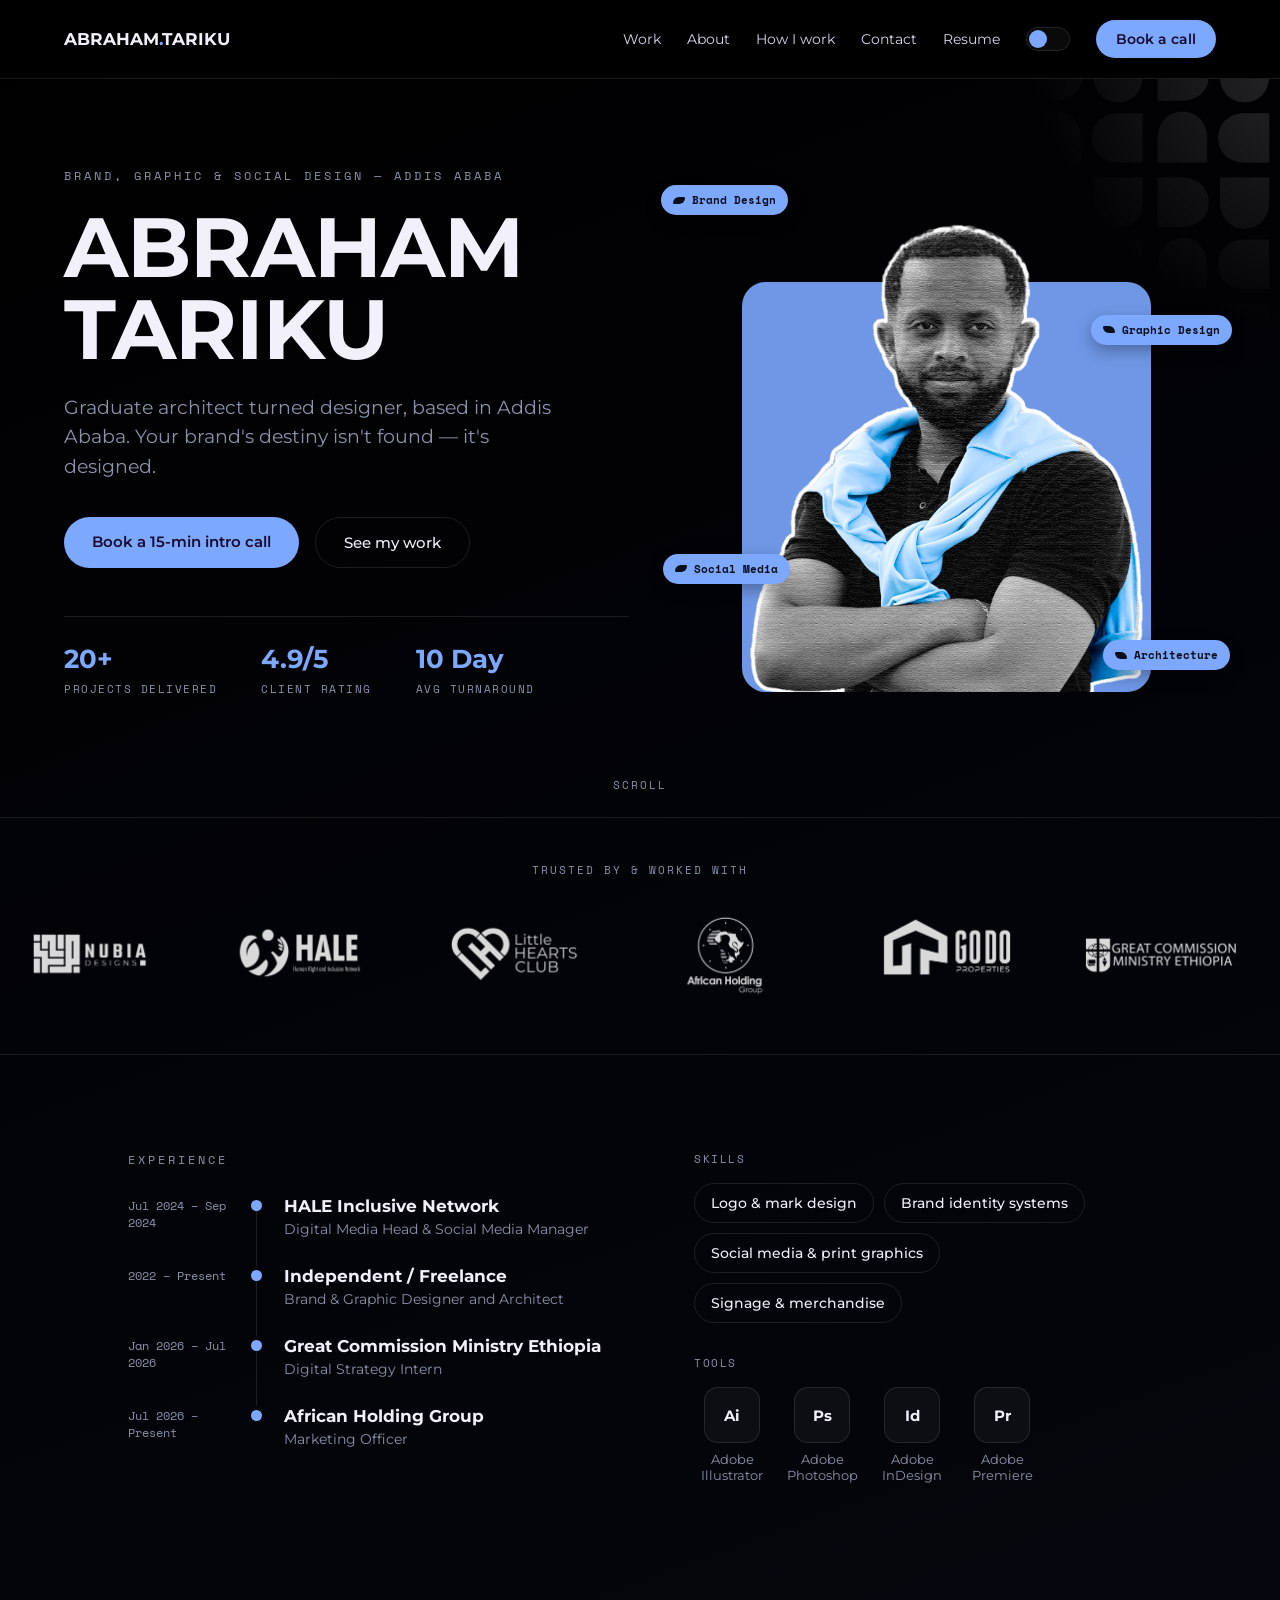
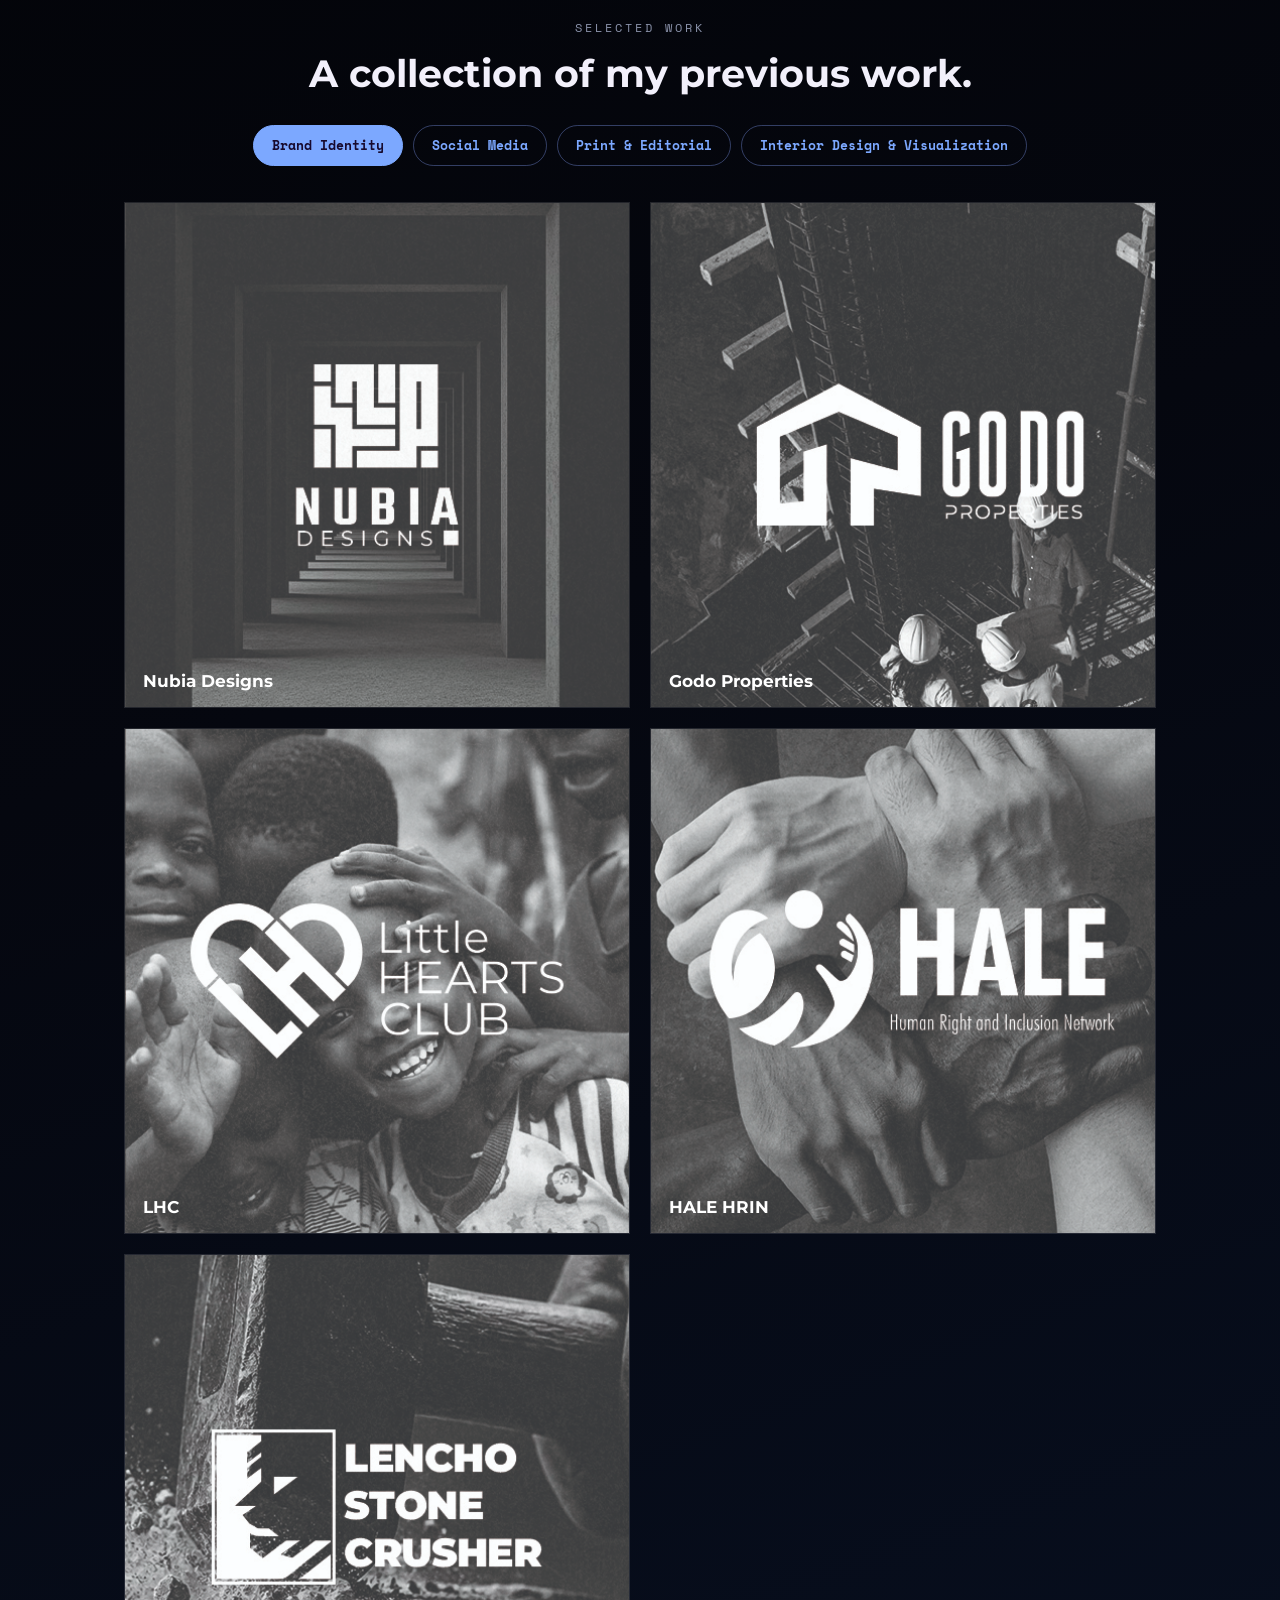
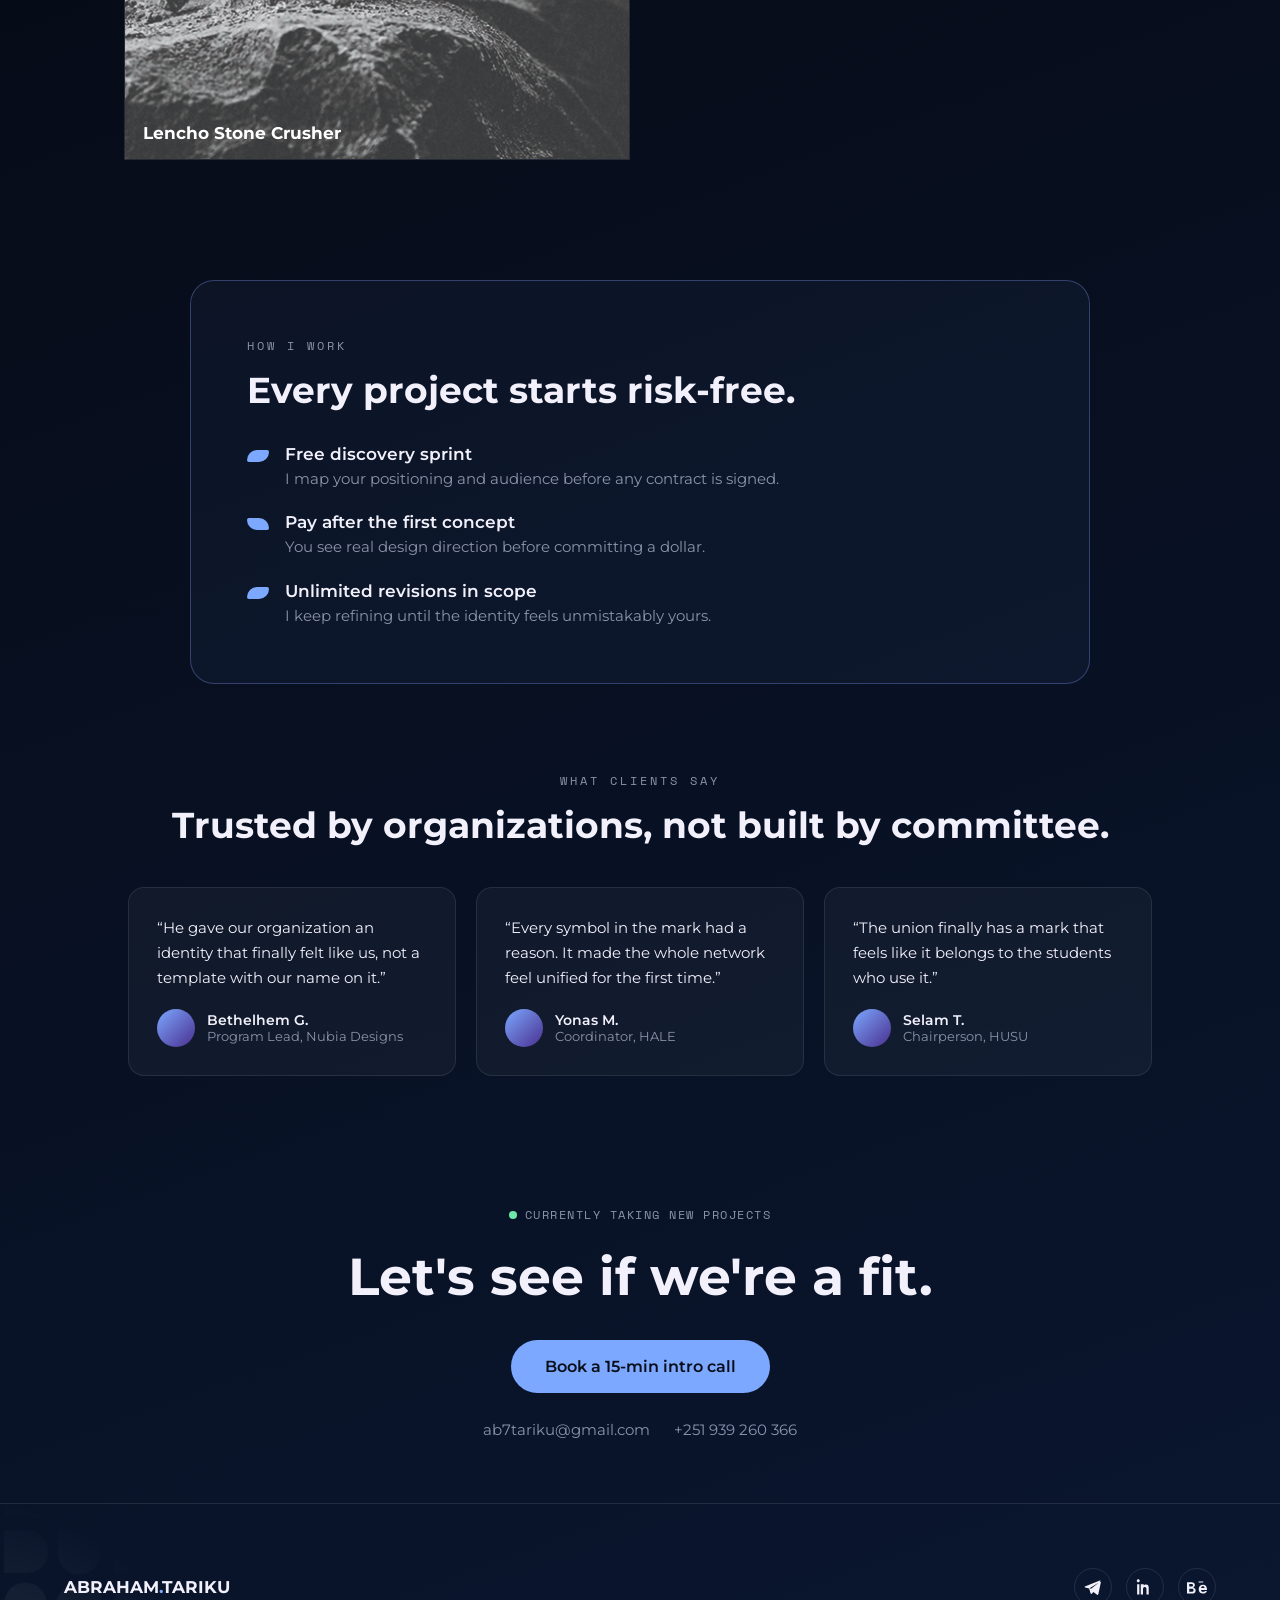
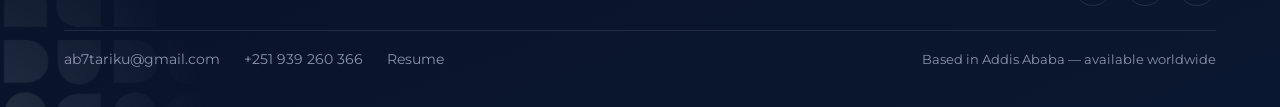
<file: index.html>
<!DOCTYPE html>
<html lang="en" data-theme="dark">
<head>
<meta charset="utf-8" />
<meta name="viewport" content="width=device-width, initial-scale=1" />
<title>Abraham Tariku — Brand, Graphic & Social Design</title>
<meta name="description" content="Abraham Tariku is a brand, graphic & social designer based in Addis Ababa. Your brand's destiny isn't found — it's designed." />
<link rel="preconnect" href="https://fonts.googleapis.com" />
<link rel="preconnect" href="https://fonts.gstatic.com" crossorigin />
<link rel="stylesheet" href="css/styles.css" />
</head>
<body>

<nav class="site-nav">
  <a href="#" class="wordmark">ABRAHAM<span class="dot">.</span>TARIKU</a>
  <div class="nav-links">
    <a href="#work">Work</a>
    <a href="#about">About</a>
    <a href="#guarantee">How I work</a>
    <a href="#contact">Contact</a>
    <a href="assets/Abraham Tariku Resume.pdf" target="_blank" rel="noopener">Resume</a>
    <button class="theme-toggle" id="themeToggle" aria-label="Toggle theme"><span class="dot"></span></button>
    <a href="#contact" class="btn-pill">Book a call</a>
  </div>
</nav>

<section class="hero">
  <div class="hero-tiles" id="heroTiles"><img src="assets/tile-pattern.png" alt="" /></div>

  <div class="hero-grid" data-reveal="hero">
    <div>
      <div class="eyebrow">Brand, graphic &amp; social design &mdash; Addis Ababa</div>
      <h1>ABRAHAM<br />TARIKU</h1>
      <p class="hero-intro">Graduate architect turned designer, based in Addis Ababa. Your brand's destiny isn't found &mdash; it's designed.</p>
      <div class="hero-ctas">
        <a href="#contact" class="btn-filled">Book a 15-min intro call</a>
        <a href="#work" class="btn-outline">See my work</a>
      </div>
      <div class="hero-stats" id="heroStats"></div>
    </div>
    <div class="hero-photo-wrap">
      <div class="hero-photo-accent"></div>
      <div class="hero-photo">
        <img src="assets/abraham-photo.png" alt="Abraham Tariku" />
      </div>
      <a href="#work" class="float-tag tag-brand" data-tab="Brand Identity"><span class="icon"></span>Brand Design</a>
      <a href="#work" class="float-tag tag-graphic mirrored" data-tab="Print &amp; Editorial"><span class="icon"></span>Graphic Design</a>
      <a href="#work" class="float-tag tag-social" data-tab="Social Media"><span class="icon"></span>Social Media</a>
      <a href="#work" class="float-tag tag-marketing mirrored" data-tab="Interior Design &amp; Visualization"><span class="icon"></span>Architecture</a>
    </div>
  </div>

  <div class="scroll-indicator">Scroll</div>
</section>

<section class="marquee-section">
  <div class="marquee-label">Trusted by &amp; worked with</div>
  <div class="marquee-track" id="marqueeTrack"></div>
</section>

<section id="about" class="about-section">
  <div class="wrap about-grid" data-reveal="about">
    <div>
      <div class="about-label">Experience</div>
      <div id="timeline"></div>
    </div>
    <div>
      <div class="section-label-sm">Skills</div>
      <div class="skills-row" id="skillsRow"></div>
      <div class="section-label-sm">Tools</div>
      <div class="tools-row" id="toolsRow"></div>
    </div>
  </div>
</section>

<section id="work" class="work-section">
  <div class="wrap" data-reveal="work">
    <div class="eyebrow work-heading" style="margin-bottom:14px;">Selected work</div>
    <h2 class="work-title">A collection of my previous work.</h2>
    <div class="tabs-row" id="tabsRow"></div>
  </div>
  <div class="wrap">
    <div class="work-grid" id="workGrid"></div>
  </div>
</section>

<section id="guarantee" class="guarantee-section">
  <div class="guarantee-card" data-reveal="guarantee">
    <div class="eyebrow" style="margin-bottom:14px;">How I work</div>
    <h2>Every project starts risk-free.</h2>
    <div class="guarantee-list" id="guaranteeList"></div>
  </div>
</section>

<section class="testimonials-section">
  <div class="wrap" data-reveal="testimonials">
    <div class="eyebrow" style="margin-bottom:14px; text-align:center;">What clients say</div>
    <h2 class="testimonials-title">Trusted by organizations, not built by committee.</h2>
    <div class="testimonials-grid" id="testimonialsGrid"></div>
  </div>
</section>

<section id="contact" class="cta-section" data-reveal="cta">
  <div class="cta-status"><span class="pulse-dot"></span>Currently taking new projects</div>
  <h2 class="cta-title">Let's see if we're a fit.</h2>
  <a href="mailto:ab7tariku@gmail.com" class="cta-btn">Book a 15-min intro call</a>
  <div class="cta-contacts">
    <a href="mailto:ab7tariku@gmail.com">ab7tariku@gmail.com</a>
    <a href="tel:+251939260366">+251 939 260 366</a>
  </div>
</section>

<footer class="site-footer">
  <div class="footer-tiles"><img src="assets/tile-pattern.png" alt="" /></div>
  <div class="footer-inner">
    <div class="footer-top">
      <div class="wordmark">ABRAHAM<span class="dot">.</span>TARIKU</div>
      <div class="footer-socials" id="footerSocials"></div>
    </div>
    <div class="footer-bottom">
      <div class="footer-links">
        <a href="mailto:ab7tariku@gmail.com">ab7tariku@gmail.com</a>
        <a href="tel:+251939260366">+251 939 260 366</a>
        <a href="assets/Abraham Tariku Resume.pdf" target="_blank" rel="noopener">Resume</a>
      </div>
      <div class="footer-note">Based in Addis Ababa &mdash; available worldwide</div>
    </div>
  </div>
</footer>

<script src="js/data.js"></script>
<script src="js/main.js"></script>
</body>
</html>
</file>
<file: css/styles.css>
@import url('https://fonts.googleapis.com/css2?family=Montserrat:wght@400;500;600;700;800&family=Space+Mono:wght@400;700&display=swap');

:root {
  --accent: #7ca8ff;
  --accent-ink: #170a2e;
  --pulse: #6ee7a8;

  --bg-gradient: linear-gradient(160deg, #000000 0%, #05070f 45%, #0a1730 100%);
  --text-primary: #f2f0fb;
  --text-secondary: #8b93ab;
  --nav-bg: rgba(0, 0, 0, 0.72);
  --nav-link: #d8d5ec;
  --divider: rgba(255, 255, 255, 0.1);
  --card-bg: rgba(255, 255, 255, 0.04);
  --card-border: rgba(255, 255, 255, 0.09);
  --logo-filter: brightness(0) invert(1);
  --link: #a98bec;
  --link-hover: #c7b3f5;
}

html[data-theme='light'] {
  --bg-gradient: linear-gradient(160deg, #ffffff 0%, #f2f6fd 50%, #e6eefb 100%);
  --text-primary: #0a0e1a;
  --text-secondary: #4a5568;
  --nav-bg: rgba(255, 255, 255, 0.78);
  --nav-link: #33394a;
  --divider: rgba(10, 20, 40, 0.12);
  --card-bg: rgba(10, 20, 40, 0.03);
  --card-border: rgba(10, 20, 40, 0.1);
  --logo-filter: brightness(0);
}

* { box-sizing: border-box; }

html, body {
  margin: 0;
  padding: 0;
}

body {
  font-family: 'Montserrat', sans-serif;
  background: var(--bg-gradient);
  color: var(--text-primary);
  min-height: 100vh;
  overflow-x: hidden;
  position: relative;
  transition: background 0.4s ease, color 0.4s ease;
}

a { color: var(--link); text-decoration: none; }
a:hover { color: var(--link-hover); }

img { max-width: 100%; display: block; }

.mono {
  font-family: 'Space Mono', monospace;
  text-transform: uppercase;
  letter-spacing: 3px;
}

.wrap {
  max-width: 1160px;
  margin: 0 auto;
  padding: 0 clamp(20px, 5vw, 64px);
}

/* ---------- Nav ---------- */
.site-nav {
  position: sticky;
  top: 0;
  z-index: 50;
  display: flex;
  align-items: center;
  justify-content: space-between;
  gap: 16px;
  padding: 20px clamp(20px, 5vw, 64px);
  background: var(--nav-bg);
  backdrop-filter: blur(14px);
  -webkit-backdrop-filter: blur(14px);
  border-bottom: 1px solid var(--divider);
  flex-wrap: wrap;
  transition: background 0.4s ease, border-color 0.4s ease;
}

.wordmark {
  font-family: 'Montserrat', sans-serif;
  font-weight: 700;
  font-size: 17px;
  color: var(--text-primary);
}
.wordmark .dot { color: var(--accent); }

.nav-links {
  display: flex;
  align-items: center;
  gap: clamp(12px, 2.4vw, 26px);
  flex-wrap: wrap;
}
.nav-links a:not(.btn-pill) { font-size: 14px; color: var(--nav-link); }

.back-link { font-size: 14px; color: var(--nav-link); }

.theme-toggle {
  width: 44px;
  height: 24px;
  border-radius: 999px;
  border: 1px solid var(--divider);
  background: var(--card-bg);
  cursor: pointer;
  position: relative;
  padding: 0;
}
.theme-toggle .dot {
  position: absolute;
  top: 2px;
  left: 2px;
  width: 18px;
  height: 18px;
  border-radius: 50%;
  background: var(--accent);
  transition: left 0.25s ease;
}
html[data-theme='light'] .theme-toggle .dot { left: 22px; }

.btn-pill {
  background: var(--accent);
  color: var(--accent-ink);
  font-weight: 600;
  font-size: 14px;
  padding: 10px 20px;
  border-radius: 999px;
  white-space: nowrap;
  transition: opacity 0.2s ease;
}
.btn-pill:hover { opacity: 0.85; color: var(--accent-ink); }

/* ---------- Hero ---------- */
.hero {
  position: relative;
  min-height: 82vh;
  display: flex;
  align-items: center;
  padding: clamp(16px, 3vw, 32px) clamp(20px, 5vw, 64px) clamp(40px, 6vw, 64px);
  overflow: hidden;
}

.hero-tiles {
  position: absolute;
  top: -40px;
  right: -40px;
  width: 300px;
  height: 300px;
  -webkit-mask-image: radial-gradient(circle at top right, black 0%, transparent 70%);
  mask-image: radial-gradient(circle at top right, black 0%, transparent 70%);
  pointer-events: none;
  animation: ddDrift 10s ease-in-out infinite;
}
.hero-tiles img { width: 100%; height: 100%; object-fit: contain; opacity: 0.5; }

.hero-grid {
  position: relative;
  max-width: 1160px;
  margin: 0 auto;
  width: 100%;
  display: grid;
  grid-template-columns: 1.05fr 1fr;
  gap: clamp(24px, 5vw, 48px);
  align-items: center;
}

.eyebrow {
  font-family: 'Space Mono', monospace;
  text-transform: uppercase;
  letter-spacing: 3px;
  font-size: 12px;
  color: var(--text-secondary);
  margin-bottom: 22px;
}

.hero h1 {
  font-family: 'Montserrat', sans-serif;
  font-weight: 700;
  font-size: clamp(38px, 7.4vw, 84px);
  line-height: 0.98;
  margin: 0 0 22px;
  letter-spacing: -1px;
}

.hero-intro {
  font-size: clamp(16px, 2vw, 19px);
  color: var(--text-secondary);
  max-width: 500px;
  margin: 0 0 36px;
  line-height: 1.55;
}

.hero-ctas {
  display: flex;
  gap: 16px;
  flex-wrap: wrap;
  margin-bottom: 48px;
}

.btn-filled {
  background: var(--accent);
  color: var(--accent-ink);
  font-weight: 600;
  font-size: 15px;
  padding: 15px 28px;
  border-radius: 999px;
  transition: opacity 0.2s ease;
}
.btn-filled:hover { opacity: 0.85; color: var(--accent-ink); }

.btn-outline {
  border: 1px solid var(--divider);
  color: var(--text-primary);
  font-weight: 500;
  font-size: 15px;
  padding: 15px 28px;
  border-radius: 999px;
  transition: opacity 0.2s ease;
}
.btn-outline:hover { opacity: 0.7; color: var(--text-primary); }

.hero-stats {
  display: flex;
  gap: clamp(20px, 5vw, 44px);
  flex-wrap: wrap;
  padding-top: 26px;
  border-top: 1px solid rgba(255, 255, 255, 0.1);
}
html[data-theme='light'] .hero-stats { border-top-color: rgba(10, 20, 40, 0.12); }
.hero-stats .stat-value {
  font-family: 'Montserrat', sans-serif;
  font-weight: 700;
  font-size: 26px;
  color: var(--accent);
}
.hero-stats .stat-label {
  font-family: 'Space Mono', monospace;
  text-transform: uppercase;
  letter-spacing: 1.5px;
  font-size: 10.5px;
  color: var(--text-secondary);
  margin-top: 6px;
}

.hero-photo-wrap {
  position: relative;
  justify-self: center;
  align-self: start;
  width: min(100%, 620px);
  max-width: calc(100vw - 60px);
  margin-top: -14px;
}
.hero-photo-accent {
  position: absolute;
  left: 12%;
  right: 12%;
  bottom: 0;
  aspect-ratio: 1 / 1;
  border-radius: 24px;
  background: var(--accent);
  opacity: 0.9;
  z-index: 0;
}
.hero-photo {
  width: 100%;
  aspect-ratio: 1 / 1;
  border-radius: 20px;
  overflow: hidden;
  position: relative;
  z-index: 1;
}
.hero-photo img {
  width: 100%;
  height: 100%;
  object-fit: contain;
  object-position: center bottom;
  filter: saturate(1.05);
}

.float-tag {
  position: absolute;
  display: inline-flex;
  align-items: center;
  max-width: calc(100vw - 40px);
  background: var(--accent);
  color: #0a0e1a;
  font-family: 'Space Mono', monospace;
  font-size: 10.5px;
  font-weight: 700;
  padding: 7px 12px;
  border-radius: 999px;
  white-space: nowrap;
  cursor: pointer;
  text-decoration: none;
  box-shadow: 0 6px 16px rgba(0, 0, 0, 0.3);
  z-index: 3;
}
.float-tag .icon {
  display: inline-block;
  width: 12px;
  height: 7px;
  background: #0a0e1a;
  border-radius: 10px 2px 10px 2px;
  margin-right: 7px;
  vertical-align: middle;
}
.float-tag.mirrored .icon { border-radius: 2px 10px 2px 10px; }

.tag-brand { top: 6%; left: max(-16px, -4%); animation: ddFloat1 6s ease-in-out infinite; }
.tag-graphic { top: 30%; right: max(-16px, -4%); animation: ddFloat2 7s ease-in-out infinite; }
.tag-social { bottom: 20%; left: max(-14px, -4%); animation: ddFloat3 6.5s ease-in-out infinite; }
.tag-marketing { bottom: 4%; right: max(-14px, -4%); animation: ddFloat4 7.5s ease-in-out infinite; }

.scroll-indicator {
  position: absolute;
  bottom: 24px;
  left: 0;
  right: 0;
  display: flex;
  justify-content: center;
  font-family: 'Space Mono', monospace;
  text-transform: uppercase;
  letter-spacing: 2px;
  font-size: 11px;
  color: var(--text-secondary);
  animation: ddBounce 2s ease-in-out infinite;
}

/* ---------- Marquee ---------- */
.marquee-section {
  padding: clamp(28px, 5vw, 44px) 0;
  border-top: 1px solid var(--divider);
  border-bottom: 1px solid var(--divider);
  overflow: hidden;
}
.marquee-label {
  font-family: 'Space Mono', monospace;
  text-transform: uppercase;
  letter-spacing: 2px;
  font-size: 11px;
  color: var(--text-secondary);
  text-align: center;
  margin-bottom: 20px;
}
.marquee-track {
  display: flex;
  width: max-content;
  animation: ddMarquee 26s linear infinite;
  gap: clamp(28px, 4vw, 48px);
  align-items: center;
}
.marquee-track img {
  height: clamp(72px, 10vw, 112px);
  width: auto;
  opacity: 0.85;
  filter: var(--logo-filter);
}

/* ---------- Reveal ---------- */
[data-reveal] {
  opacity: 0;
  transform: translateY(24px);
  transition: opacity 0.7s ease, transform 0.7s ease;
}
[data-reveal].is-revealed {
  opacity: 1;
  transform: translateY(0);
}

/* ---------- About ---------- */
.about-section { padding: clamp(48px, 8vw, 96px) clamp(20px, 5vw, 64px); }
.about-grid {
  display: grid;
  grid-template-columns: 1.15fr 1fr;
  gap: clamp(24px, 4vw, 40px);
}
.about-label {
  font-family: 'Space Mono', monospace;
  text-transform: uppercase;
  letter-spacing: 3px;
  font-size: 12px;
  color: var(--text-secondary);
  margin-bottom: 28px;
}

.timeline-row {
  display: grid;
  grid-template-columns: 100px 20px 1fr;
  gap: 0 18px;
  position: relative;
}
.timeline-year {
  font-family: 'Space Mono', monospace;
  font-size: 12px;
  line-height: 1.4;
  color: var(--text-secondary);
  padding-top: 2px;
}
.timeline-track { display: flex; flex-direction: column; align-items: center; }
.timeline-dot {
  width: 11px;
  height: 11px;
  border-radius: 50%;
  background: var(--accent);
  flex-shrink: 0;
  margin-top: 4px;
}
.timeline-line { width: 1px; flex: 1; background: var(--divider); }
.timeline-row:last-child .timeline-line { display: none; }
.timeline-content { padding-bottom: 28px; }
.timeline-org {
  font-family: 'Montserrat', sans-serif;
  font-weight: 700;
  font-size: 17px;
  margin-bottom: 4px;
}
.timeline-role { font-size: 14px; color: var(--text-secondary); }

.section-label-sm {
  font-family: 'Space Mono', monospace;
  text-transform: uppercase;
  letter-spacing: 1.5px;
  font-size: 11px;
  color: var(--text-secondary);
  margin-bottom: 16px;
}

.skills-row { display: flex; flex-wrap: wrap; gap: 10px; margin-bottom: 32px; }
.skill-chip {
  padding: 10px 16px;
  border-radius: 999px;
  font-size: 14px;
  font-weight: 500;
  border: 1px solid var(--divider);
  background: transparent;
  color: var(--text-primary);
  cursor: default;
  transition: background 0.25s ease, border-color 0.25s ease, color 0.25s ease;
}
.skill-chip:hover {
  border-color: var(--accent);
  background: var(--accent);
  color: #0d0d10;
}

.tools-row { display: flex; gap: 14px; flex-wrap: nowrap; justify-content: flex-start; }
.tool-item { display: flex; flex-direction: column; align-items: center; width: 76px; cursor: default; }
.tool-badge {
  width: 56px;
  height: 56px;
  border-radius: 14px;
  display: flex;
  align-items: center;
  justify-content: center;
  font-family: 'Montserrat', sans-serif;
  font-weight: 700;
  font-size: 15px;
  border: 1px solid var(--divider);
  background: var(--card-bg);
  color: var(--text-primary);
  transition: transform 0.3s ease, background 0.3s ease, border-color 0.3s ease, color 0.3s ease;
}
.tool-item:hover .tool-badge {
  border-color: var(--accent);
  background: var(--accent);
  color: #0d0d10;
  transform: translateY(-4px) scale(1.06);
}
.tool-name { font-size: 13px; color: var(--text-secondary); margin-top: 8px; text-align: center; }

/* ---------- Work ---------- */
.work-section { padding: clamp(24px, 5vw, 40px) 0 clamp(48px, 8vw, 96px); }
.work-heading { text-align: center; margin-bottom: 14px; }
.work-title {
  font-family: 'Montserrat', sans-serif;
  font-weight: 700;
  font-size: clamp(26px, 3.6vw, 38px);
  margin: 0 0 28px;
  text-align: center;
}
.tabs-row {
  display: flex;
  gap: 10px;
  flex-wrap: wrap;
  justify-content: center;
  margin-bottom: 36px;
}
.tab-btn {
  font-family: 'Space Mono', monospace;
  font-weight: 700;
  font-size: 12.5px;
  padding: 10px 18px;
  border-radius: 999px;
  white-space: nowrap;
  cursor: pointer;
  border: 1px solid rgba(124, 147, 232, 0.4);
  background: transparent;
  color: var(--accent);
  transition: all 0.25s ease;
}
.tab-btn.active {
  border-color: var(--accent);
  background: var(--accent);
  color: var(--accent-ink);
}

.work-grid {
  display: grid;
  grid-template-columns: repeat(2, 1fr);
  gap: clamp(12px, 2vw, 20px);
}
.work-card {
  display: block;
  cursor: default;
  position: relative;
  width: 100%;
  aspect-ratio: 1 / 1;
  overflow: hidden;
  color: inherit;
  text-decoration: none;
  background: var(--card-bg);
  border: 1px solid var(--card-border);
  isolation: isolate;
}
.work-card.has-link { cursor: pointer; }
.work-card .bg {
  width: 100%;
  height: 100%;
  position: absolute;
  inset: 0;
  background-size: cover;
  background-position: center;
  transform: scale(1) translateZ(0);
  transition: transform 0.6s cubic-bezier(0.22, 1, 0.36, 1);
  will-change: transform;
  backface-visibility: hidden;
}
.work-card:hover .bg { transform: scale(1.06) translateZ(0); }
.work-card .placeholder-fill {
  width: 100%;
  height: 100%;
  position: absolute;
  inset: 0;
  display: flex;
  align-items: center;
  justify-content: center;
  text-align: center;
  padding: 20px;
  background: linear-gradient(150deg, rgba(124, 168, 255, 0.14), rgba(124, 168, 255, 0.02));
  font-family: 'Space Mono', monospace;
  font-size: 11px;
  letter-spacing: 1px;
  text-transform: uppercase;
  color: var(--text-secondary);
}
.work-card .wash {
  position: absolute;
  inset: 0;
  background: var(--accent);
  opacity: 0;
  mix-blend-mode: multiply;
  transition: opacity 0.4s ease;
}
.work-card .darken {
  position: absolute;
  inset: 0;
  background: linear-gradient(to top, rgba(0, 0, 0, 0.5) 0%, rgba(0, 0, 0, 0) 45%);
  opacity: 0;
  transition: opacity 0.4s ease;
}
.work-card:hover .wash,
.work-card:hover .darken { opacity: 1; }
.work-card .accent-bar {
  position: absolute;
  left: 0;
  bottom: 0;
  width: 100%;
  height: 52px;
  background: var(--accent);
  transform: translateY(100%);
  transition: transform 0.5s cubic-bezier(0.22, 1, 0.36, 1);
  will-change: transform;
}
.work-card:hover .accent-bar { transform: translateY(0); }
.work-card .label {
  position: absolute;
  left: 18px;
  bottom: 16px;
  font-family: 'Montserrat', sans-serif;
  font-weight: 700;
  font-size: 17px;
  color: #fff;
  transform: translateY(0);
  transition: transform 0.5s cubic-bezier(0.22, 1, 0.36, 1), color 0.3s ease;
  z-index: 2;
  will-change: transform;
}
.work-card:hover .label { color: #0d0d10; transform: translateY(-4px); }

/* ---------- Guarantee ---------- */
.guarantee-section { padding: clamp(16px, 3vw, 24px) clamp(20px, 5vw, 64px) clamp(32px, 5vw, 64px); }
.guarantee-card {
  max-width: 900px;
  margin: 0 auto;
  border: 1px solid rgba(124, 147, 232, 0.35);
  border-radius: 24px;
  padding: clamp(32px, 5vw, 56px);
  background: rgba(124, 147, 232, 0.05);
}
.guarantee-card h2 {
  font-family: 'Montserrat', sans-serif;
  font-weight: 700;
  font-size: clamp(26px, 3.6vw, 36px);
  margin: 0 0 32px;
}
.guarantee-list { display: flex; flex-direction: column; gap: 22px; }
.guarantee-row { display: flex; align-items: flex-start; gap: 16px; }
.guarantee-icon {
  flex-shrink: 0;
  width: 22px;
  height: 12px;
  margin-top: 6px;
  background: var(--accent);
  border-radius: 10px 2px 10px 2px;
}
.guarantee-row:nth-child(even) .guarantee-icon { border-radius: 2px 10px 2px 10px; }
.guarantee-title { font-weight: 600; font-size: 16.5px; margin-bottom: 4px; }
.guarantee-body { color: var(--text-secondary); font-size: 14.5px; line-height: 1.55; }

/* ---------- Testimonials ---------- */
.testimonials-section { padding: clamp(16px, 3vw, 24px) clamp(20px, 5vw, 64px) clamp(32px, 5vw, 64px); }
.testimonials-title {
  font-family: 'Montserrat', sans-serif;
  font-weight: 700;
  font-size: clamp(26px, 3.6vw, 36px);
  margin: 0 0 40px;
  text-align: center;
}
.testimonials-grid {
  display: grid;
  grid-template-columns: repeat(auto-fit, minmax(260px, 1fr));
  gap: 20px;
}
.testimonial-card {
  background: var(--card-bg);
  border: 1px solid var(--card-border);
  border-radius: 16px;
  padding: 28px;
  display: flex;
  flex-direction: column;
  gap: 18px;
}
.testimonial-quote { font-size: 15px; line-height: 1.65; color: var(--text-primary); }
.testimonial-person { display: flex; align-items: center; gap: 12px; margin-top: auto; }
.avatar {
  width: 38px;
  height: 38px;
  border-radius: 50%;
  background: linear-gradient(135deg, var(--accent), #4a2f8f);
  flex-shrink: 0;
}
.testimonial-name { font-weight: 600; font-size: 14px; }
.testimonial-role { font-size: 12.5px; color: var(--text-secondary); }

/* ---------- Final CTA ---------- */
.cta-section { padding: clamp(32px, 5vw, 64px) clamp(20px, 5vw, 64px); text-align: center; }
.cta-status {
  display: inline-flex;
  align-items: center;
  gap: 8px;
  font-family: 'Space Mono', monospace;
  text-transform: uppercase;
  letter-spacing: 1.5px;
  font-size: 12px;
  color: var(--text-secondary);
  margin-bottom: 22px;
}
.pulse-dot {
  width: 8px;
  height: 8px;
  border-radius: 50%;
  background: var(--pulse);
  animation: ddPulse 1.8s ease-in-out infinite;
}
.cta-title {
  font-family: 'Montserrat', sans-serif;
  font-weight: 700;
  font-size: clamp(30px, 5vw, 52px);
  margin: 0 0 32px;
}
.cta-btn {
  display: inline-block;
  background: var(--accent);
  color: #0a0e1a;
  font-weight: 600;
  font-size: 16px;
  padding: 17px 34px;
  border-radius: 999px;
  transition: opacity 0.2s ease;
}
.cta-btn:hover { opacity: 0.85; color: #0a0e1a; }
.cta-contacts {
  display: flex;
  gap: 24px;
  flex-wrap: wrap;
  justify-content: center;
  margin-top: 28px;
  font-size: 14.5px;
}
.cta-contacts a { color: var(--text-secondary); }

/* ---------- Footer ---------- */
.site-footer {
  position: relative;
  padding: clamp(40px, 6vw, 64px) clamp(20px, 5vw, 64px) clamp(28px, 4vw, 40px);
  border-top: 1px solid var(--divider);
  overflow: hidden;
}
.footer-tiles {
  position: absolute;
  bottom: -40px;
  left: -40px;
  width: 260px;
  height: 260px;
  -webkit-mask-image: radial-gradient(circle at bottom left, black 0%, transparent 70%);
  mask-image: radial-gradient(circle at bottom left, black 0%, transparent 70%);
  pointer-events: none;
  animation: ddDrift 12s ease-in-out infinite reverse;
}
.footer-tiles img { width: 100%; height: 100%; object-fit: contain; opacity: 0.4; transform: rotate(180deg); }
.footer-inner { position: relative; display: flex; flex-direction: column; gap: 24px; max-width: 1160px; margin: 0 auto; }
.footer-top { display: flex; flex-wrap: wrap; align-items: center; justify-content: space-between; gap: 20px; }
.footer-socials { display: flex; gap: 14px; }
.social-icon {
  width: 38px;
  height: 38px;
  border-radius: 50%;
  border: 1px solid var(--divider);
  display: flex;
  align-items: center;
  justify-content: center;
  color: var(--text-primary);
  transition: border-color 0.2s ease, color 0.2s ease;
}
.social-icon:hover { border-color: var(--accent); color: var(--accent); }
.footer-bottom {
  display: flex;
  flex-wrap: wrap;
  align-items: center;
  justify-content: space-between;
  gap: 20px;
  padding-top: 20px;
  border-top: 1px solid var(--divider);
}
.footer-links { display: flex; gap: 24px; flex-wrap: wrap; font-size: 13.5px; color: var(--text-secondary); }
.footer-links a { color: var(--text-secondary); }
.footer-note { font-size: 13px; color: var(--text-secondary); }

/* ---------- Case study page ---------- */
.cs-hero { width: 100%; aspect-ratio: 4253 / 2340; position: relative; background: var(--card-bg); }
.cs-hero img { width: 100%; height: 100%; object-fit: cover; }
.cs-hero .placeholder-fill { position: absolute; inset: 0; }

.cs-about { padding: clamp(48px, 8vw, 96px) clamp(20px, 5vw, 64px); }
.cs-about-inner { max-width: 760px; margin: 0 auto; }
.cs-meta {
  display: flex;
  gap: 28px;
  flex-wrap: wrap;
  font-family: 'Space Mono', monospace;
  text-transform: uppercase;
  letter-spacing: 1.5px;
  font-size: 11px;
  color: var(--text-secondary);
  margin-bottom: 20px;
}
.cs-headline {
  font-family: 'Montserrat', sans-serif;
  font-weight: 700;
  font-size: clamp(26px, 3.6vw, 40px);
  margin: 0 0 28px;
}
.cs-body { color: var(--text-secondary); font-size: 17px; line-height: 1.75; margin: 0 0 18px; }
.cs-body:last-child { margin-bottom: 0; }

.cs-gallery { padding: 0 clamp(20px, 5vw, 64px) clamp(48px, 8vw, 96px); }
.cs-gallery-grid {
  max-width: 1160px;
  margin: 0 auto;
  width: 100%;
  display: grid;
  grid-template-columns: 1fr;
  gap: clamp(16px, 3vw, 28px);
}
.cs-gallery-item { aspect-ratio: 4253 / 2340; border-radius: 8px; overflow: hidden; position: relative; background: var(--card-bg); }
.cs-gallery-item img { width: 100%; height: 100%; object-fit: cover; }

.cs-cta { padding: clamp(40px, 6vw, 72px) clamp(20px, 5vw, 64px); text-align: center; }
.cs-cta h2 {
  font-family: 'Montserrat', sans-serif;
  font-weight: 700;
  font-size: clamp(26px, 3.6vw, 40px);
  margin: 0 0 28px;
  max-width: 640px;
  margin-left: auto;
  margin-right: auto;
}

.next-project {
  display: block;
  position: relative;
  margin: 0 clamp(20px, 5vw, 64px) clamp(48px, 8vw, 96px);
  border-radius: 8px;
  overflow: hidden;
  color: inherit;
}
.next-project-inner {
  max-width: 1160px;
  margin: 0 auto;
  width: 100%;
  height: clamp(280px, 44vw, 460px);
  position: relative;
  background: var(--card-bg);
}
.next-project-inner img { width: 100%; height: 100%; object-fit: cover; }
.next-project-overlay {
  position: absolute;
  inset: 0;
  background: linear-gradient(to top, rgba(10, 10, 28, 0.8), rgba(10, 10, 28, 0.2));
  display: flex;
  flex-direction: column;
  justify-content: center;
  align-items: center;
  text-align: center;
  padding: 24px;
}
.next-project-label {
  font-family: 'Space Mono', monospace;
  text-transform: uppercase;
  letter-spacing: 2px;
  font-size: 12px;
  color: var(--text-secondary);
  margin-bottom: 12px;
}
.next-project-name { font-family: 'Montserrat', sans-serif; font-weight: 700; font-size: clamp(28px, 5vw, 52px); color: #fff; }

/* ---------- Placeholder fill (shared) ---------- */
.placeholder-fill {
  display: flex;
  align-items: center;
  justify-content: center;
  text-align: center;
  padding: 20px;
  background:
    repeating-linear-gradient(135deg, rgba(124, 168, 255, 0.07) 0 2px, transparent 2px 14px),
    linear-gradient(150deg, rgba(124, 168, 255, 0.12), rgba(124, 168, 255, 0.02));
  font-family: 'Space Mono', monospace;
  font-size: 11px;
  letter-spacing: 1px;
  text-transform: uppercase;
  color: var(--text-secondary);
}

/* ---------- Keyframes ---------- */
@keyframes ddDrift { 0%, 100% { transform: translateY(0) scale(1); } 50% { transform: translateY(-8px) scale(1.03); } }
@keyframes ddPulse { 0%, 100% { opacity: 1; transform: scale(1); } 50% { opacity: 0.5; transform: scale(1.4); } }
@keyframes ddBounce { 0%, 100% { transform: translateY(0); opacity: 0.5; } 50% { transform: translateY(6px); opacity: 1; } }
@keyframes ddMarquee { 0% { transform: translateX(0); } 100% { transform: translateX(-50%); } }
@keyframes ddFloat1 { 0%, 100% { transform: translate(0, 0); } 50% { transform: translate(4px, -10px); } }
@keyframes ddFloat2 { 0%, 100% { transform: translate(0, 0); } 50% { transform: translate(-6px, -8px); } }
@keyframes ddFloat3 { 0%, 100% { transform: translate(0, 0); } 50% { transform: translate(5px, 8px); } }
@keyframes ddFloat4 { 0%, 100% { transform: translate(0, 0); } 50% { transform: translate(-5px, 9px); } }

/* ---------- Responsive ---------- */
@media (max-width: 720px) {
  .hero-grid { grid-template-columns: 1fr; }
  .hero-photo-wrap { justify-self: stretch; margin-top: 32px; }

  /* CTA buttons side by side instead of stacking */
  .hero-ctas { flex-wrap: nowrap; gap: 8px; }
  .hero-ctas .btn-filled,
  .hero-ctas .btn-outline {
    flex: 1 1 0;
    min-width: 0;
    padding: 11px 10px;
    font-size: 12.5px;
    text-align: center;
  }

  /* Stat row stays on one line; labels wrap within their own column */
  .hero-stats { flex-wrap: nowrap; gap: 10px; }
  .hero-stats > div { flex: 1 1 0; min-width: 0; }
  .hero-stats .stat-value { font-size: 19px; }
  .hero-stats .stat-label { font-size: 9px; letter-spacing: 1px; }

  /* Tighter About section: less padding, less gap between stacked columns */
  .about-section { padding-top: 32px; padding-bottom: 32px; }
  .about-grid { grid-template-columns: 1fr; gap: 28px; }
  .about-label { margin-bottom: 14px; }
  .section-label-sm { margin-bottom: 10px; }

  /* Skills as a 2-column grid instead of naturally-wrapping pills */
  .skills-row { display: grid; grid-template-columns: 1fr 1fr; gap: 8px; margin-bottom: 20px; }
  .skill-chip { padding: 9px 10px; font-size: 12.5px; text-align: center; }

  /* Tools back to one row, sized to fit */
  .tools-row { flex-wrap: nowrap; gap: 8px; }
  .tool-item { width: 64px; }
  .tool-badge { width: 48px; height: 48px; font-size: 13px; border-radius: 12px; }
  .tool-name { font-size: 10.5px; }

  /* More compact Experience timeline rows */
  .timeline-row { grid-template-columns: 84px 16px 1fr; gap: 0 12px; }
  .timeline-year { font-size: 11px; }
  .timeline-content { padding-bottom: 16px; }
  .timeline-org { font-size: 15px; margin-bottom: 2px; }
  .timeline-role { font-size: 13px; }

  /* One column of full-width project cards instead of a cramped 2-up grid */
  .work-grid { grid-template-columns: 1fr; }
}
</file>
